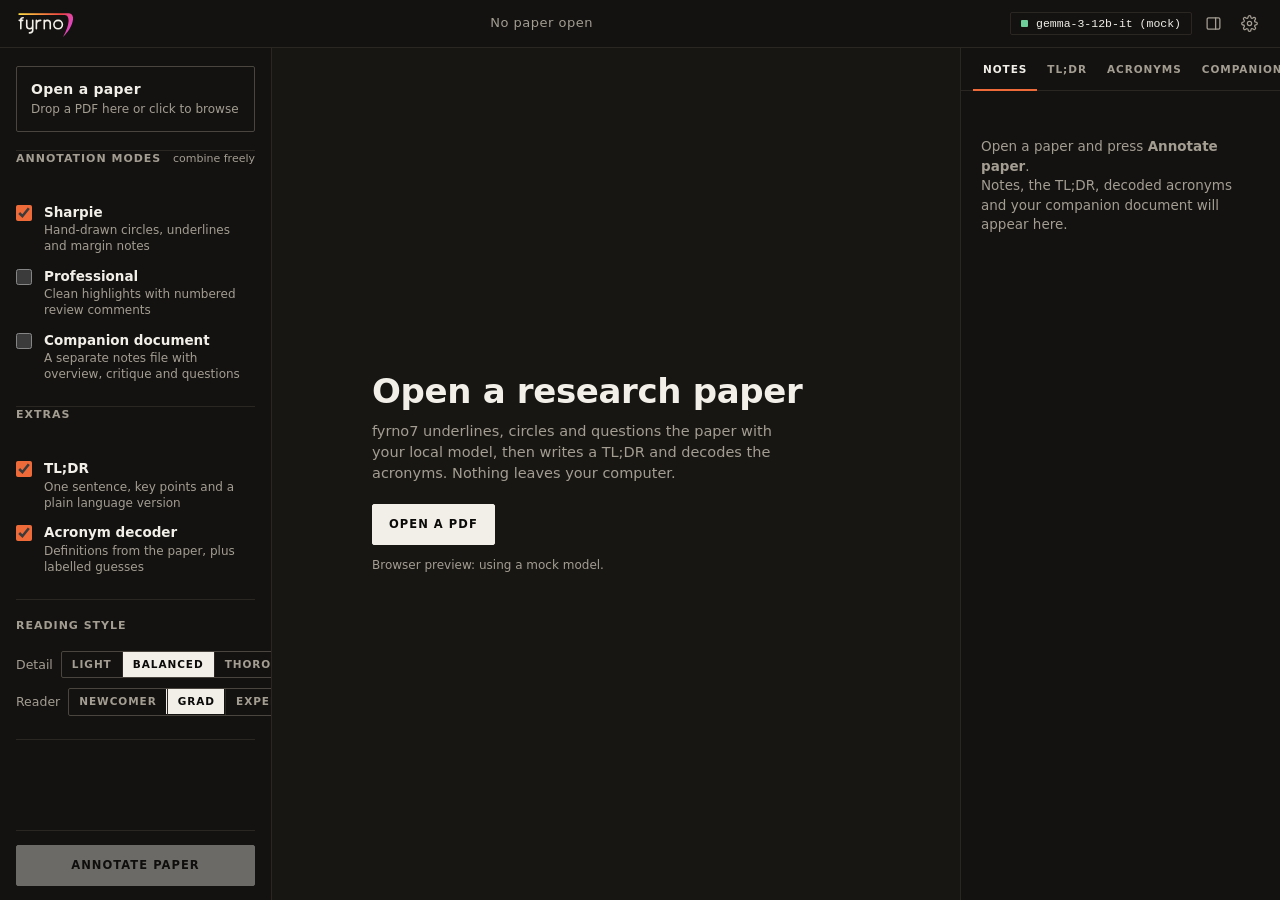
<file: ui/index.html>
<!doctype html>
<html lang="en">
<head>
  <meta charset="utf-8" />
  <meta name="viewport" content="width=device-width, initial-scale=1" />
  <title>fyrno7</title>
  <link rel="stylesheet" href="styles.css" />
</head>
<body>
<svg width="0" height="0" style="position:absolute" aria-hidden="true"><defs>
  <linearGradient id="f7g" gradientUnits="userSpaceOnUse" x1="0" y1="0" x2="360" y2="165"><stop offset="0" stop-color="#fde047"/><stop offset="0.34" stop-color="#fb923c"/><stop offset="0.68" stop-color="#ef4444"/><stop offset="1" stop-color="#d946ef"/></linearGradient>
  <symbol id="logo" viewBox="-8 -8 392 178">
      <g transform="translate(0 12)" fill="none" stroke="currentColor" stroke-width="11" stroke-linecap="round" stroke-linejoin="round">
        <path d="M17 94V32C17 23 23 18 33 18M6 36H30"/><path d="M57.5 36V73.5A20.5 20.5 0 0 0 98.5 73.5M98.5 36V104C98.5 116 90 122 76 122"/>
        <path d="M123.5 94V36M123.5 64C123.5 45 136 36.5 153 36.5"/><path d="M177.5 94V36M177.5 56.5A20.5 20.5 0 0 1 218.5 56.5V94"/>
        <circle cx="272.5" cy="65" r="29"/>
      </g>
      <path fill="url(#f7g)" stroke="none" d="M5.5 0H343.2C363.5 0 377.5 14 374.4 42C369.7 84 343.2 126 305.8 162C327.6 122 341.6 86 344 56C345.5 34 338.5 11 318.2 11H5.5A5.5 5.5 0 0 1 5.5 0Z"/>
    </symbol>
</defs></svg>
<div id="app">
  <div class="demo-bar" id="demoBar" hidden><b>Demo</b> A fictional sample paper with pre-written annotations. The desktop app writes these with your local model, and the progress steps here are simulated.</div>
  <header class="topbar" data-tauri-drag-region>
    <div class="brand">
      <svg class="wordmark" viewBox="-8 -8 392 178" aria-label="fyrno7"><use href="#logo"/></svg>
    </div>
    <div class="doc-title" id="docTitle">No paper open</div>
    <div class="top-actions">
      <button class="pill" id="connPill" title="Local model connection"><span class="dot" id="connDot"></span><span id="connText">Not connected</span></button>
      <button class="icon-btn" id="btnTogglePanel" title="Toggle side panel"><svg viewBox="0 0 24 24"><rect x="3" y="4" width="18" height="16" rx="2"/><path d="M15 4v16"/></svg></button>
      <button class="icon-btn" id="btnSettings" title="Settings"><svg viewBox="0 0 24 24"><circle cx="12" cy="12" r="3"/><path d="M19.4 15a1.7 1.7 0 0 0 .3 1.8l.1.1a2 2 0 1 1-2.8 2.8l-.1-.1a1.7 1.7 0 0 0-1.8-.3 1.7 1.7 0 0 0-1 1.5V21a2 2 0 1 1-4 0v-.1a1.7 1.7 0 0 0-1.1-1.5 1.7 1.7 0 0 0-1.8.3l-.1.1a2 2 0 1 1-2.8-2.8l.1-.1a1.7 1.7 0 0 0 .3-1.8 1.7 1.7 0 0 0-1.5-1H3a2 2 0 1 1 0-4h.1a1.7 1.7 0 0 0 1.5-1.1 1.7 1.7 0 0 0-.3-1.8l-.1-.1a2 2 0 1 1 2.8-2.8l.1.1a1.7 1.7 0 0 0 1.8.3H9a1.7 1.7 0 0 0 1-1.5V3a2 2 0 1 1 4 0v.1a1.7 1.7 0 0 0 1 1.5 1.7 1.7 0 0 0 1.8-.3l.1-.1a2 2 0 1 1 2.8 2.8l-.1.1a1.7 1.7 0 0 0-.3 1.8V9a1.7 1.7 0 0 0 1.5 1H21a2 2 0 1 1 0 4h-.1a1.7 1.7 0 0 0-1.5 1z"/></svg></button>
    </div>
    <div class="win-controls" id="winCtl" hidden>
      <button data-w="min" title="Minimize" aria-label="Minimize"><svg viewBox="0 0 12 12"><path d="M2 6h8"/></svg></button>
      <button data-w="max" title="Maximize" aria-label="Maximize"><svg class="i-max" viewBox="0 0 12 12"><rect x="2.5" y="2.5" width="7" height="7"/></svg><svg class="i-restore" viewBox="0 0 12 12"><path d="M4.5 4.5v-2h5v5h-2"/><rect x="2.5" y="4.5" width="5" height="5"/></svg></button>
      <button data-w="close" class="close" title="Close" aria-label="Close"><svg viewBox="0 0 12 12"><path d="M2.5 2.5l7 7M9.5 2.5l-7 7"/></svg></button>
    </div>
  </header>

  <div class="body">
    <!-- Left: controls -->
    <aside class="sidebar" id="sidebar">
      <section class="group" id="paperCard">
        <button class="drop" id="dropzone" type="button"><b>Open a paper</b><small>Drop a PDF here or click to browse</small></button>
        <div class="paper-meta" id="paperMeta" hidden></div>
      </section>

      <fieldset class="group">
        <legend>Annotation modes <small>combine freely</small></legend>
        <label class="opt"><input type="checkbox" id="modeSharpie" checked /><span><b>Sharpie</b><small>Hand-drawn circles, underlines and margin notes</small></span></label>
        <label class="opt"><input type="checkbox" id="modePro" /><span><b>Professional</b><small>Clean highlights with numbered review comments</small></span></label>
        <label class="opt"><input type="checkbox" id="modeCompanion" /><span><b>Companion document</b><small>A separate notes file with overview, critique and questions</small></span></label>
      </fieldset>

      <fieldset class="group">
        <legend>Extras</legend>
        <label class="opt"><input type="checkbox" id="optTldr" checked /><span><b>TL;DR</b><small>One sentence, key points and a plain language version</small></span></label>
        <label class="opt"><input type="checkbox" id="optAcr" checked /><span><b>Acronym decoder</b><small>Definitions from the paper, plus labelled guesses</small></span></label>
      </fieldset>

      <section class="group">
        <h3>Reading style</h3>
        <div class="field"><span>Detail</span>
          <div class="seg" id="segDensity"><button data-v="light">Light</button><button data-v="balanced" class="on">Balanced</button><button data-v="thorough">Thorough</button></div></div>
        <div class="field"><span>Reader</span>
          <div class="seg" id="segLevel"><button data-v="undergrad">Newcomer</button><button data-v="grad" class="on">Grad</button><button data-v="expert">Expert</button></div></div>
      </section>

      <div class="run">
        <button class="primary" id="btnAnalyze" disabled>Annotate paper</button>
        <button class="ghost" id="btnCancel" hidden>Cancel</button>
        <div class="progress" id="progress" hidden>
          <div class="prow"><b id="progPct">0.000%</b><span id="progEta">estimating…</span></div>
          <div class="bar"><i id="barFill"></i></div><small id="progText"></small></div>
      </div>
    </aside>

    <!-- Center: viewer -->
    <main class="viewer-col">
      <div class="toolbar" id="toolbar" hidden>
        <div class="seg" id="segStyle">
          <button data-v="sharpie" class="on">Sharpie</button>
          <button data-v="pro">Professional</button>
        </div>
        <label class="chip-toggle"><input type="checkbox" id="chkAnn" checked /><span>Annotations</span></label>
        <label class="chip-toggle"><input type="checkbox" id="chkAcr" /><span>Acronyms</span></label>
        <span class="spacer"></span>
        <div class="zoom">
          <button class="icon-btn" id="zoomOut" title="Zoom out"><svg viewBox="0 0 24 24"><path d="M5 12h14"/></svg></button>
          <span id="zoomLbl">100%</span>
          <button class="icon-btn" id="zoomIn" title="Zoom in"><svg viewBox="0 0 24 24"><path d="M12 5v14M5 12h14"/></svg></button>
        </div>
        <span id="pageInd" class="page-ind"></span>
        <div class="menu-wrap">
          <button class="btn" id="btnExport">Export <svg viewBox="0 0 24 24" width="14" height="14"><path d="m6 9 6 6 6-6"/></svg></button>
          <div class="menu" id="exportMenu" hidden>
            <button data-x="pdf" id="xPdf">Summary PDF (TL;DR, acronyms, annotations)</button>
            <button data-x="print">Annotated PDF (print dialog)</button>
            <button data-x="md" id="xMd">Companion as Markdown</button>
            <button data-x="html" id="xHtml">Companion as HTML</button>
            <button data-x="json">Annotations as JSON</button>
          </div>
        </div>
      </div>
      <div class="viewer" id="viewer">
        <div class="empty" id="emptyState">
          <h2>Open a research paper</h2>
          <p>fyrno7 underlines, circles and questions the paper with your local model, then writes a TL;DR and decodes the acronyms. Nothing leaves your computer.</p>
          <button class="primary" id="btnOpenBig">Open a PDF</button>
          <small id="emptyHint"></small>
        </div>
        <div id="pages"></div>
      </div>
    </main>

    <!-- Right: results -->
    <aside class="panel" id="panel">
      <nav class="tabs" id="tabs">
        <button data-tab="notes" class="on">Notes</button>
        <button data-tab="tldr">TL;DR</button>
        <button data-tab="acr">Acronyms</button>
        <button data-tab="doc">Companion</button>
      </nav>
      <div class="tab-body" id="tabBody"></div>
    </aside>
  </div>
</div>

<!-- Settings -->
<div class="modal" id="settingsModal" hidden>
  <div class="dialog">
    <header><h2>Local model settings</h2><button class="icon-btn" id="closeSettings"><svg viewBox="0 0 24 24"><path d="M6 6l12 12M18 6 6 18"/></svg></button></header>
    <div class="dlg-body">
      <label class="fld"><span>Appearance</span>
        <select id="sTheme"><option value="dark">Dark</option><option value="light">Light</option><option value="system">Match system</option></select></label>
      <div class="presets">
        <span>Quick setup</span>
        <button class="btn" data-preset="lmstudio">LM Studio</button>
        <button class="btn" data-preset="ollama">Ollama</button>
      </div>
      <label class="fld"><span>Server address</span><input id="sBase" placeholder="http://localhost:1234" /></label>
      <label class="fld"><span>Model</span>
        <div class="row"><select id="sModel"></select><button class="btn" id="btnRefresh">Detect models</button></div></label>
      <label class="fld"><span>API key <i>(usually empty for local servers)</i></span><input id="sKey" type="password" placeholder="optional" /></label>
      <div class="grid3">
        <label class="fld"><span>Creativity</span><input id="sTemp" type="number" step="0.1" min="0" max="1.5" /></label>
        <label class="fld"><span>Chunk size <i>(chars)</i></span><input id="sChunk" type="number" step="500" min="2000" max="60000" /></label>
        <label class="fld"><span>Max reply tokens</span><input id="sTokens" type="number" step="256" min="512" max="16000" /></label>
      </div>
      <div class="status-line" id="sStatus"></div>
      <details class="help" open>
        <summary>How to run Gemma locally</summary>
        <ol>
          <li><b>LM Studio</b> (easiest): install from lmstudio.ai, search for <code>gemma 3</code> (12B or 27B recommended, 4B works for quick drafts) and download it.</li>
          <li>Open the <b>Developer</b> tab, load the model, set <b>Context length ≥ 8192</b>, and switch <b>Status: Running</b>. The server listens on <code>http://localhost:1234</code>.</li>
          <li><b>Ollama</b> alternative: run <code>ollama pull gemma3</code> then keep Ollama running. Use <code>http://localhost:11434</code>.</li>
          <li>Press <b>Detect models</b>, pick your Gemma model, and you are ready.</li>
        </ol>
        <p>Any OpenAI-compatible local server works (llama.cpp <code>llama-server</code>, Jan, KoboldCpp, vLLM).</p>
      </details>
    </div>
    <footer><button class="btn" id="btnTest">Test connection</button><button class="primary" id="btnSaveSettings">Save</button></footer>
  </div>
</div>

<div class="toasts" id="toasts"></div>
<script type="module" src="chrome.js"></script>
<script type="module" src="app.js"></script>
</body>
</html>
</file>
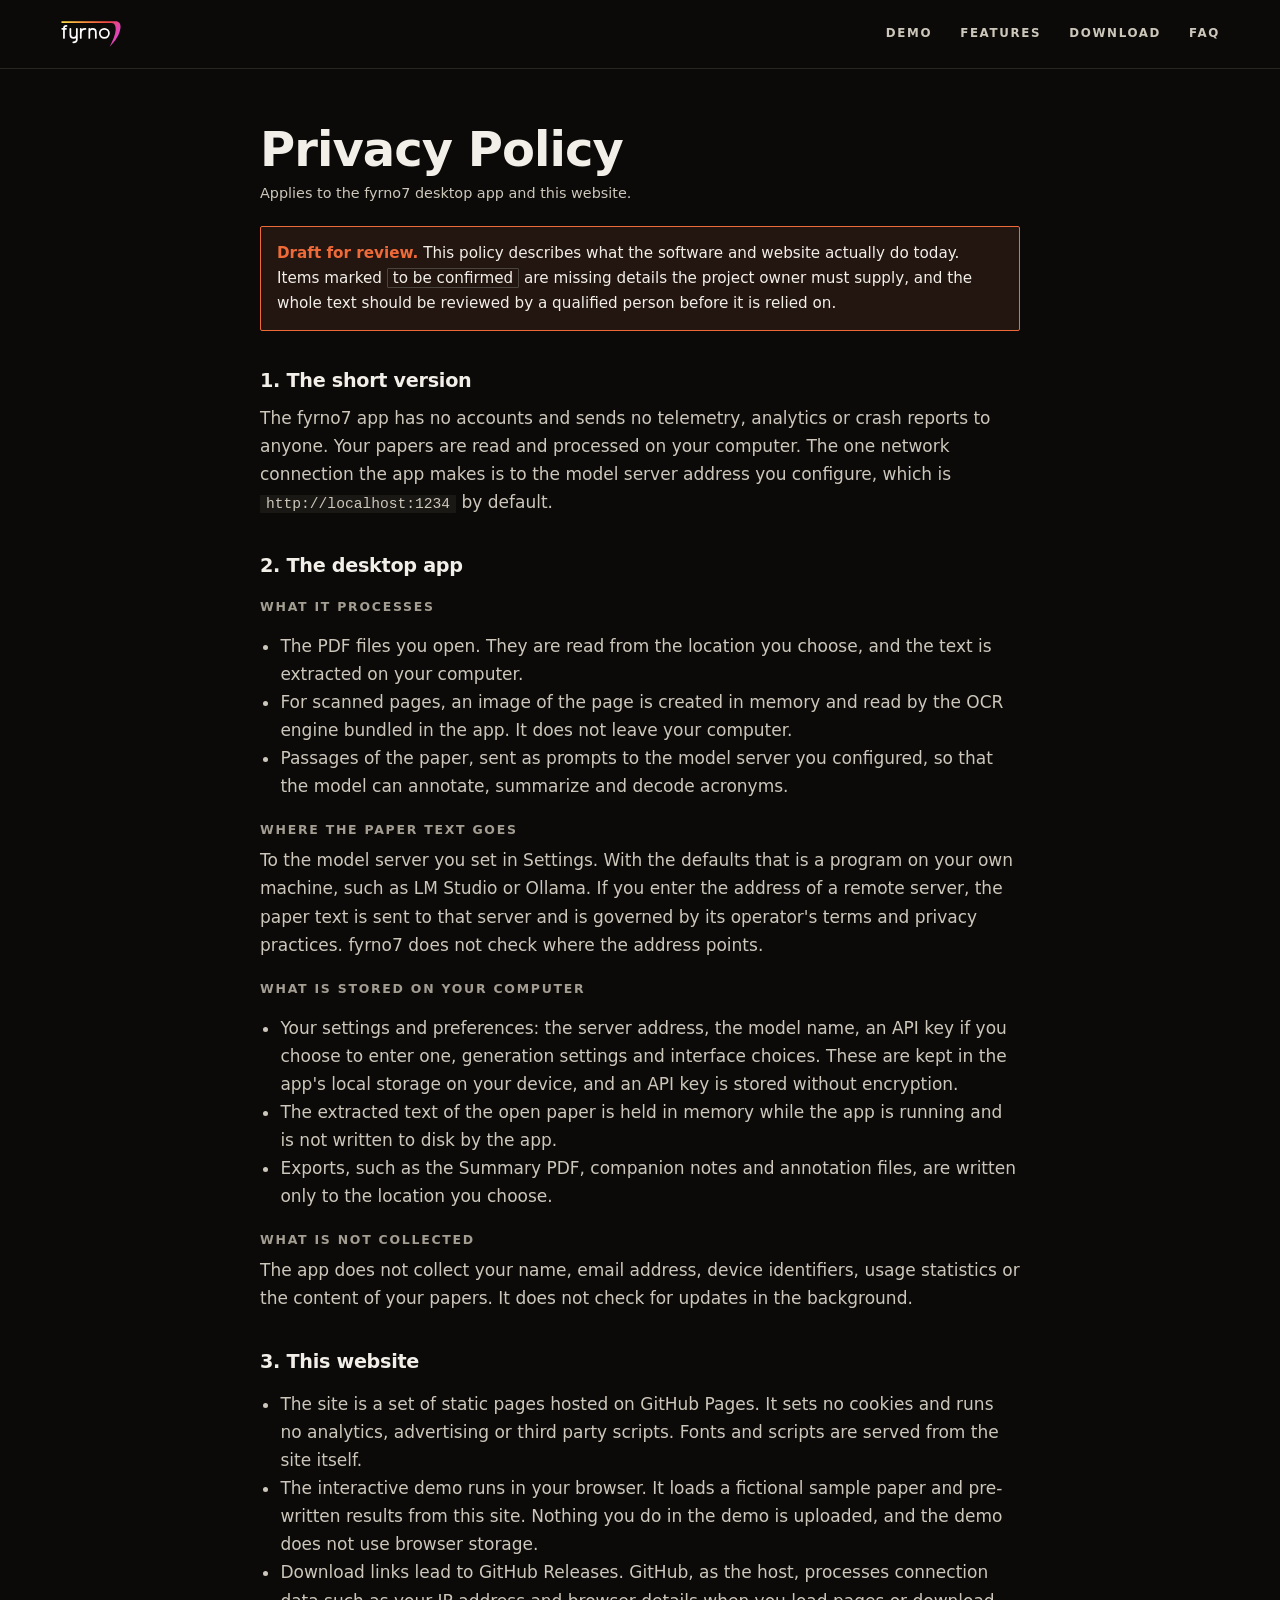
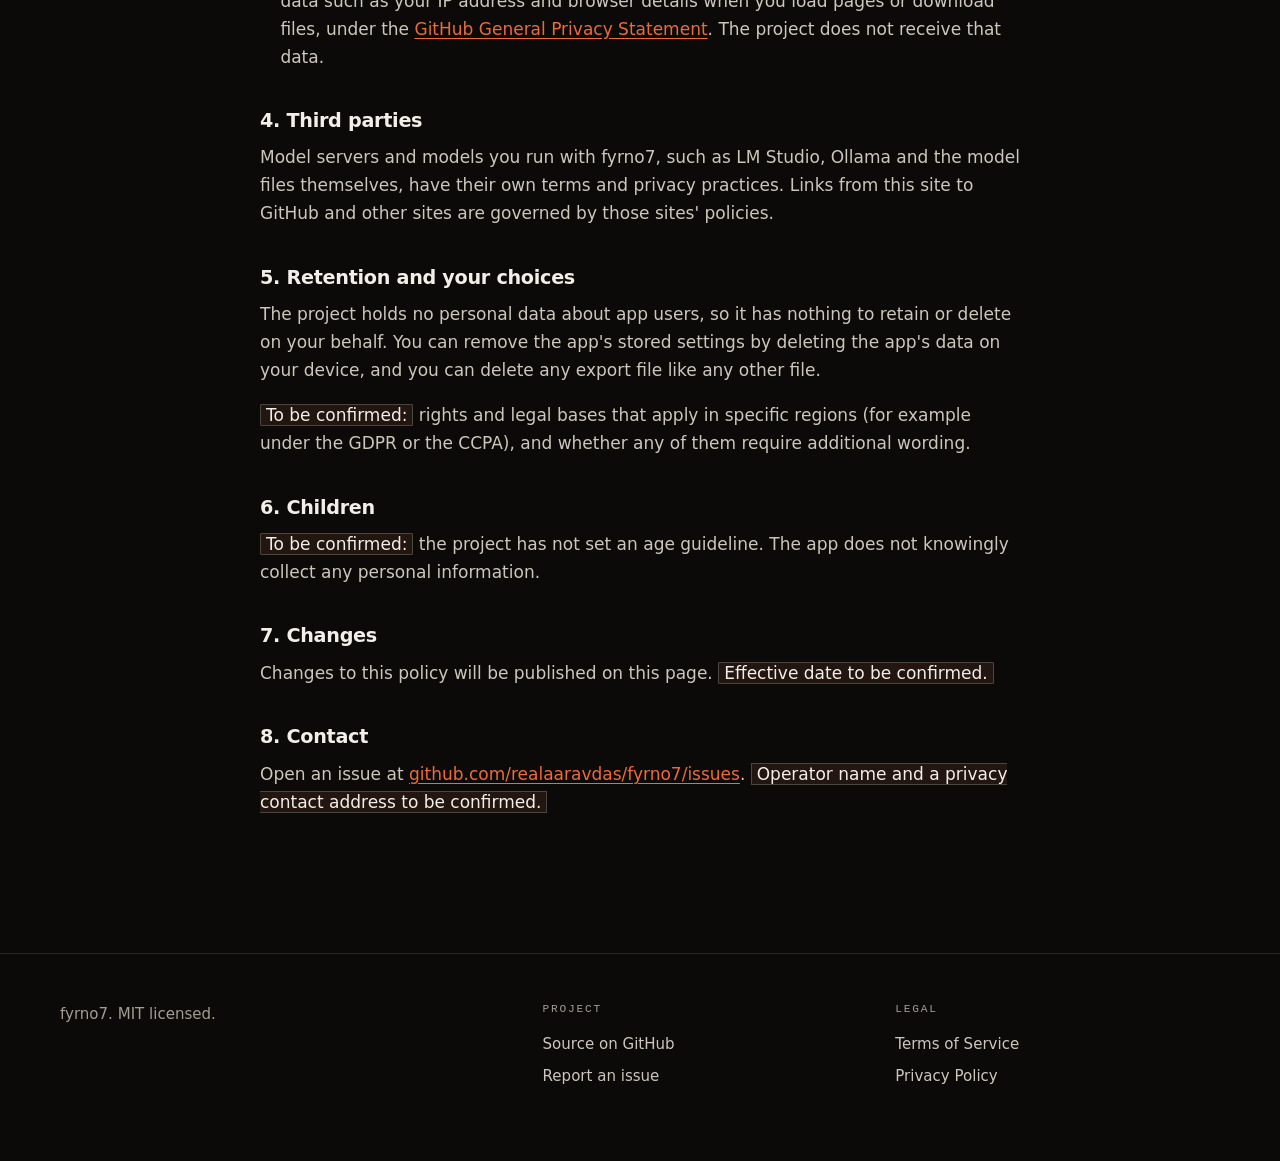
<file: site/privacy.html>
<!doctype html>
<html lang="en">
<head>
  <meta charset="utf-8" />
  <meta name="viewport" content="width=device-width, initial-scale=1" />
  <title>Privacy Policy (draft) | fyrno7</title>
  <meta name="robots" content="noindex" />
  <meta name="theme-color" content="#0b0a09" />
  <link rel="icon" href="favicon.svg" type="image/svg+xml" />
  <link rel="stylesheet" href="style.css" />
</head>
<body>
<a class="skip" href="#main">Skip to content</a>
<header class="site-header">
  <div class="wrap header-in">
    <a class="brand" href="./" aria-label="fyrno7 home"><img src="assets/logo-light.svg" alt="fyrno7" style="height:100%;width:auto;display:block" /></a>
    <nav class="nav static" aria-label="Main">
      <a href="./#demo">Demo</a><a href="./#features">Features</a><a href="./#download">Download</a><a href="./#faq">FAQ</a>
    </nav>
  </div>
</header>

<main id="main" class="legal">
  <div class="wrap">
    <h1>Privacy Policy</h1>
    <p class="fine">Applies to the fyrno7 desktop app and this website.</p>
    <div class="draft"><strong>Draft for review.</strong> This policy describes what the software and website actually do today. Items marked <span class="todo">to be confirmed</span> are missing details the project owner must supply, and the whole text should be reviewed by a qualified person before it is relied on.</div>

    <h2>1. The short version</h2>
    <p>The fyrno7 app has no accounts and sends no telemetry, analytics or crash reports to anyone. Your papers are read and processed on your computer. The one network connection the app makes is to the model server address you configure, which is <code>http://localhost:1234</code> by default.</p>

    <h2>2. The desktop app</h2>
    <h3>What it processes</h3>
    <ul>
      <li>The PDF files you open. They are read from the location you choose, and the text is extracted on your computer.</li>
      <li>For scanned pages, an image of the page is created in memory and read by the OCR engine bundled in the app. It does not leave your computer.</li>
      <li>Passages of the paper, sent as prompts to the model server you configured, so that the model can annotate, summarize and decode acronyms.</li>
    </ul>
    <h3>Where the paper text goes</h3>
    <p>To the model server you set in Settings. With the defaults that is a program on your own machine, such as LM Studio or Ollama. If you enter the address of a remote server, the paper text is sent to that server and is governed by its operator's terms and privacy practices. fyrno7 does not check where the address points.</p>
    <h3>What is stored on your computer</h3>
    <ul>
      <li>Your settings and preferences: the server address, the model name, an API key if you choose to enter one, generation settings and interface choices. These are kept in the app's local storage on your device, and an API key is stored without encryption.</li>
      <li>The extracted text of the open paper is held in memory while the app is running and is not written to disk by the app.</li>
      <li>Exports, such as the Summary PDF, companion notes and annotation files, are written only to the location you choose.</li>
    </ul>
    <h3>What is not collected</h3>
    <p>The app does not collect your name, email address, device identifiers, usage statistics or the content of your papers. It does not check for updates in the background.</p>

    <h2>3. This website</h2>
    <ul>
      <li>The site is a set of static pages hosted on GitHub Pages. It sets no cookies and runs no analytics, advertising or third party scripts. Fonts and scripts are served from the site itself.</li>
      <li>The interactive demo runs in your browser. It loads a fictional sample paper and pre-written results from this site. Nothing you do in the demo is uploaded, and the demo does not use browser storage.</li>
      <li>Download links lead to GitHub Releases. GitHub, as the host, processes connection data such as your IP address and browser details when you load pages or download files, under the <a href="https://docs.github.com/site-policy/privacy-policies/github-general-privacy-statement" rel="noopener">GitHub General Privacy Statement</a>. The project does not receive that data.</li>
    </ul>

    <h2>4. Third parties</h2>
    <p>Model servers and models you run with fyrno7, such as LM Studio, Ollama and the model files themselves, have their own terms and privacy practices. Links from this site to GitHub and other sites are governed by those sites' policies.</p>

    <h2>5. Retention and your choices</h2>
    <p>The project holds no personal data about app users, so it has nothing to retain or delete on your behalf. You can remove the app's stored settings by deleting the app's data on your device, and you can delete any export file like any other file.</p>
    <p><span class="todo">To be confirmed:</span> rights and legal bases that apply in specific regions (for example under the GDPR or the CCPA), and whether any of them require additional wording.</p>

    <h2>6. Children</h2>
    <p><span class="todo">To be confirmed:</span> the project has not set an age guideline. The app does not knowingly collect any personal information.</p>

    <h2>7. Changes</h2>
    <p>Changes to this policy will be published on this page. <span class="todo">Effective date to be confirmed.</span></p>

    <h2>8. Contact</h2>
    <p>Open an issue at <a href="https://github.com/realaaravdas/fyrno7/issues" rel="noopener">github.com/realaaravdas/fyrno7/issues</a>. <span class="todo">Operator name and a privacy contact address to be confirmed.</span></p>
  </div>
</main>

<footer class="site-footer">
  <div class="wrap footer-in">
    <div><p>fyrno7. MIT licensed.</p></div>
    <div><h2>Project</h2><ul><li><a href="https://github.com/realaaravdas/fyrno7" rel="noopener">Source on GitHub</a></li><li><a href="https://github.com/realaaravdas/fyrno7/issues" rel="noopener">Report an issue</a></li></ul></div>
    <div><h2>Legal</h2><ul><li><a href="terms.html">Terms of Service</a></li><li><a href="privacy.html">Privacy Policy</a></li></ul></div>
  </div>
</footer>
</body>
</html>
</file>
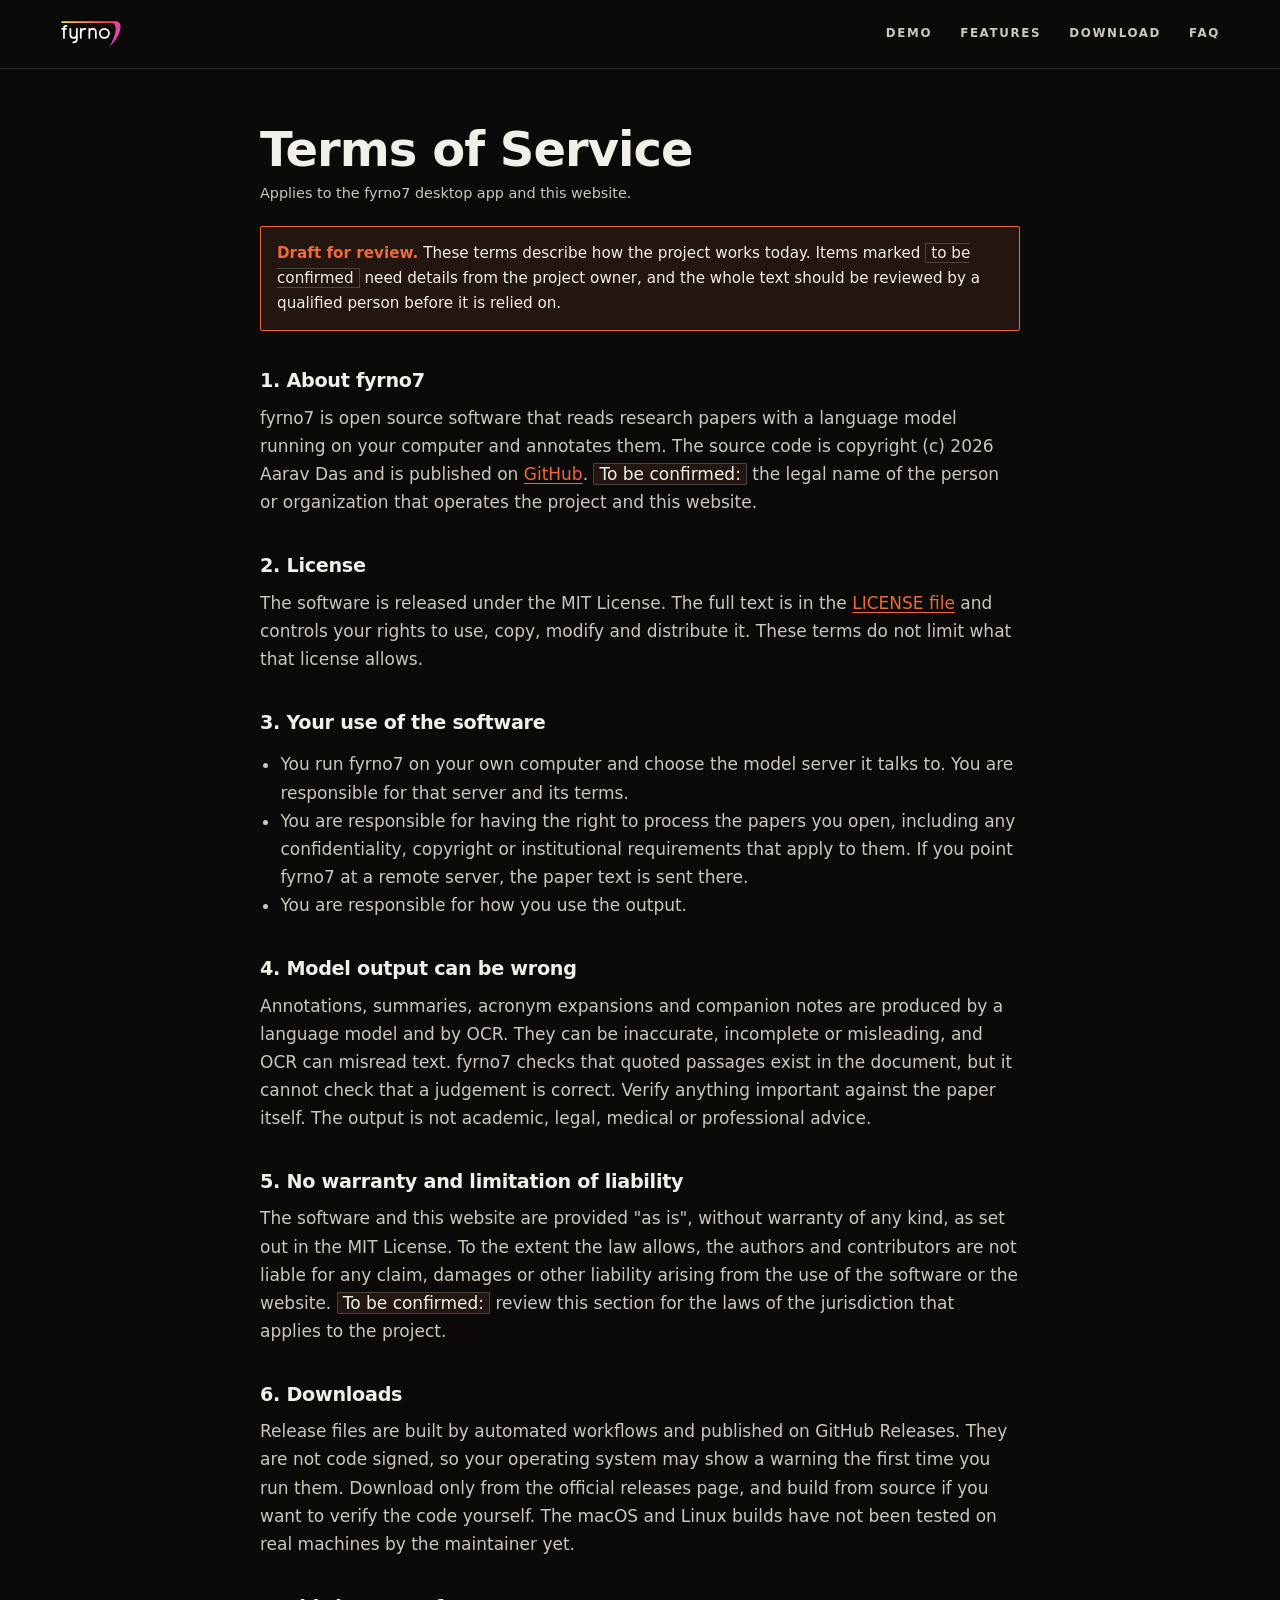
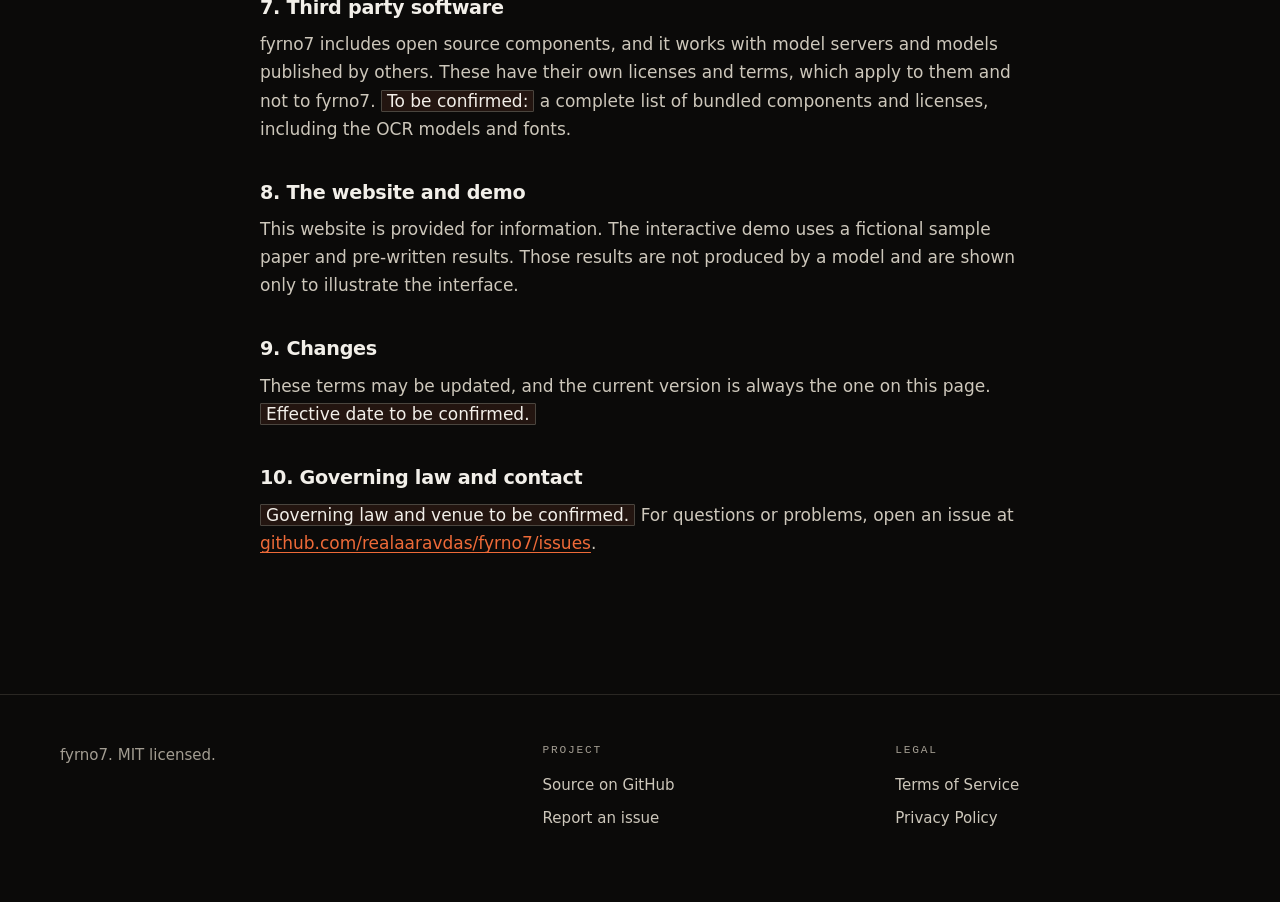
<file: site/terms.html>
<!doctype html>
<html lang="en">
<head>
  <meta charset="utf-8" />
  <meta name="viewport" content="width=device-width, initial-scale=1" />
  <title>Terms of Service (draft) | fyrno7</title>
  <meta name="robots" content="noindex" />
  <meta name="theme-color" content="#0b0a09" />
  <link rel="icon" href="favicon.svg" type="image/svg+xml" />
  <link rel="stylesheet" href="style.css" />
</head>
<body>
<a class="skip" href="#main">Skip to content</a>
<header class="site-header">
  <div class="wrap header-in">
    <a class="brand" href="./" aria-label="fyrno7 home"><img src="assets/logo-light.svg" alt="fyrno7" style="height:100%;width:auto;display:block" /></a>
    <nav class="nav static" aria-label="Main">
      <a href="./#demo">Demo</a><a href="./#features">Features</a><a href="./#download">Download</a><a href="./#faq">FAQ</a>
    </nav>
  </div>
</header>

<main id="main" class="legal">
  <div class="wrap">
    <h1>Terms of Service</h1>
    <p class="fine">Applies to the fyrno7 desktop app and this website.</p>
    <div class="draft"><strong>Draft for review.</strong> These terms describe how the project works today. Items marked <span class="todo">to be confirmed</span> need details from the project owner, and the whole text should be reviewed by a qualified person before it is relied on.</div>

    <h2>1. About fyrno7</h2>
    <p>fyrno7 is open source software that reads research papers with a language model running on your computer and annotates them. The source code is copyright (c) 2026 Aarav Das and is published on <a href="https://github.com/realaaravdas/fyrno7" rel="noopener">GitHub</a>. <span class="todo">To be confirmed:</span> the legal name of the person or organization that operates the project and this website.</p>

    <h2>2. License</h2>
    <p>The software is released under the MIT License. The full text is in the <a href="https://github.com/realaaravdas/fyrno7/blob/master/LICENSE" rel="noopener">LICENSE file</a> and controls your rights to use, copy, modify and distribute it. These terms do not limit what that license allows.</p>

    <h2>3. Your use of the software</h2>
    <ul>
      <li>You run fyrno7 on your own computer and choose the model server it talks to. You are responsible for that server and its terms.</li>
      <li>You are responsible for having the right to process the papers you open, including any confidentiality, copyright or institutional requirements that apply to them. If you point fyrno7 at a remote server, the paper text is sent there.</li>
      <li>You are responsible for how you use the output.</li>
    </ul>

    <h2>4. Model output can be wrong</h2>
    <p>Annotations, summaries, acronym expansions and companion notes are produced by a language model and by OCR. They can be inaccurate, incomplete or misleading, and OCR can misread text. fyrno7 checks that quoted passages exist in the document, but it cannot check that a judgement is correct. Verify anything important against the paper itself. The output is not academic, legal, medical or professional advice.</p>

    <h2>5. No warranty and limitation of liability</h2>
    <p>The software and this website are provided "as is", without warranty of any kind, as set out in the MIT License. To the extent the law allows, the authors and contributors are not liable for any claim, damages or other liability arising from the use of the software or the website. <span class="todo">To be confirmed:</span> review this section for the laws of the jurisdiction that applies to the project.</p>

    <h2>6. Downloads</h2>
    <p>Release files are built by automated workflows and published on GitHub Releases. They are not code signed, so your operating system may show a warning the first time you run them. Download only from the official releases page, and build from source if you want to verify the code yourself. The macOS and Linux builds have not been tested on real machines by the maintainer yet.</p>

    <h2>7. Third party software</h2>
    <p>fyrno7 includes open source components, and it works with model servers and models published by others. These have their own licenses and terms, which apply to them and not to fyrno7. <span class="todo">To be confirmed:</span> a complete list of bundled components and licenses, including the OCR models and fonts.</p>

    <h2>8. The website and demo</h2>
    <p>This website is provided for information. The interactive demo uses a fictional sample paper and pre-written results. Those results are not produced by a model and are shown only to illustrate the interface.</p>

    <h2>9. Changes</h2>
    <p>These terms may be updated, and the current version is always the one on this page. <span class="todo">Effective date to be confirmed.</span></p>

    <h2>10. Governing law and contact</h2>
    <p><span class="todo">Governing law and venue to be confirmed.</span> For questions or problems, open an issue at <a href="https://github.com/realaaravdas/fyrno7/issues" rel="noopener">github.com/realaaravdas/fyrno7/issues</a>.</p>
  </div>
</main>

<footer class="site-footer">
  <div class="wrap footer-in">
    <div><p>fyrno7. MIT licensed.</p></div>
    <div><h2>Project</h2><ul><li><a href="https://github.com/realaaravdas/fyrno7" rel="noopener">Source on GitHub</a></li><li><a href="https://github.com/realaaravdas/fyrno7/issues" rel="noopener">Report an issue</a></li></ul></div>
    <div><h2>Legal</h2><ul><li><a href="terms.html">Terms of Service</a></li><li><a href="privacy.html">Privacy Policy</a></li></ul></div>
  </div>
</footer>
</body>
</html>
</file>
<file: ui/styles.css>
@font-face { font-family: "Caveat"; src: url("fonts/caveat.woff2") format("woff2"); font-weight: 400 700; }
@font-face { font-family: "Permanent Marker"; src: url("fonts/marker.woff2") format("woff2"); }

/* Tokens. Dark is the default; the light theme mirrors it. Same values as the website. */
:root, :root[data-theme="dark"] {
  --bg: #0b0a09;          /* window */
  --panel: #131210;       /* bars and sidebars */
  --panel2: #1c1a17;      /* hover, sunken */
  --border: #2a2723;
  --border-strong: #4a453e;
  --text: #f2efe9;
  --muted: #a39d92;
  --accent: #ee6a38;
  --accent-hover: #ff8456;
  --accent-ink: #0b0a09;
  --accent-soft: #2a1812;
  --desk: #181613;        /* behind the page */
  --danger: #ff8f80;
  --ok: #6fcf9a;
  --warn: #e8b05a;
  color-scheme: dark;
}
:root[data-theme="light"] {
  --bg: #f4efe6; --panel: #faf7f1; --panel2: #ebe5d8; --border: #d9d0bf; --border-strong: #1f1c18;
  --text: #1f1c18; --muted: #5f574c; --accent: #a63d18; --accent-hover: #8a3112; --accent-ink: #fbf8f3; --accent-soft: #f0ddd2;
  --desk: #dcd4c4; --danger: #b42318; --ok: #1d6b45; --warn: #9a5b0b;
  color-scheme: light;
}
:root {
  --radius: 2px;
  /* DIN-style display face where the system has one (Windows: Bahnschrift, macOS: DIN Alternate) */
  --display: Bahnschrift, "DIN Alternate", "DIN 1451 Std", "Avenir Next", "Segoe UI Variable Display", "Segoe UI", system-ui, sans-serif;
  --font: "Segoe UI Variable Text", "Segoe UI", system-ui, -apple-system, "Helvetica Neue", Arial, sans-serif;
  --quote: Charter, "Bitstream Charter", "Sitka Text", Cambria, Georgia, serif;
  --mono: ui-monospace, "Cascadia Code", "SF Mono", Consolas, Menlo, monospace;
  --hand: "Caveat", "Ink Free", "Segoe Print", "Bradley Hand", cursive;
  --marker: "Permanent Marker", "Ink Free", "Marker Felt", cursive;
  /* the paper the annotations are written on, fixed in both themes */
  --paper: #fffdf9; --paper-line: #e4ddcf; --paper-ink: #1f1c18; --paper-muted: #5f574c;
}
* { box-sizing: border-box; }
html, body { height: 100%; margin: 0; }
body { font: 13.5px/1.45 var(--font); color: var(--text); background: var(--bg); overflow: hidden; -webkit-font-smoothing: antialiased; }
svg { fill: none; stroke: currentColor; stroke-width: 1.8; stroke-linecap: round; stroke-linejoin: round; }
button { font: inherit; color: inherit; cursor: pointer; }
small { color: var(--muted); font-size: 12px; }
h2, h3, h4 { margin: 0; font-family: var(--display); font-weight: 600; }
code { font-family: var(--mono); background: var(--panel2); border-radius: 1px; padding: 0 5px; font-size: 12px; }
:focus-visible { outline: 2px solid var(--text); outline-offset: 2px; }
[hidden] { display: none !important; }
#app { height: 100vh; display: flex; flex-direction: column; }

/* small caps labels used across the interface */
.label, .group > h3, .group > legend, .tabs button, .seg button, .btn, .ghost, .primary, .tldr-sec h4 { font-family: var(--display); text-transform: uppercase; letter-spacing: .09em; }

/* top bar */
.topbar { height: 48px; flex: none; display: flex; align-items: center; gap: 16px; padding: 0 16px; background: var(--panel); border-bottom: 1px solid var(--border); }
.brand { display: flex; align-items: center; }
.brand .wordmark { height: 26px; width: auto; stroke: none; color: var(--text); display: block; }
.doc-title { flex: 1; text-align: center; font-family: var(--display); font-size: 13px; letter-spacing: .04em; color: var(--muted); white-space: nowrap; overflow: hidden; text-overflow: ellipsis; }
.top-actions { display: flex; align-items: center; gap: 6px; }
.icon-btn { width: 30px; height: 30px; display: grid; place-items: center; border-radius: var(--radius); border: 0; background: transparent; color: var(--muted); }
.icon-btn:hover { background: var(--panel2); color: var(--text); }
.icon-btn svg { width: 17px; height: 17px; }
.pill { display: flex; align-items: center; gap: 8px; padding: 4px 10px; border-radius: var(--radius); background: transparent; border: 1px solid var(--border); max-width: 280px; font: 11.5px var(--mono); }
.pill:hover { background: var(--panel2); }
.pill #connText { overflow: hidden; text-overflow: ellipsis; white-space: nowrap; }
.dot { width: 7px; height: 7px; border-radius: 1px; background: var(--muted); flex: none; }
.dot.ok { background: var(--ok); }
.dot.bad { background: var(--danger); }

.body { flex: 1; min-height: 0; display: flex; }

/* sidebar: flat sections separated by hairlines */
.sidebar { width: 272px; flex: none; overflow-y: auto; padding: 0 16px; display: flex; flex-direction: column; background: var(--panel); border-right: 1px solid var(--border); }
.group { padding: 18px 0; border: 0; border-bottom: 1px solid var(--border); margin: 0; min-width: 0; }
.group > h3, .group > legend { font-size: 11px; font-weight: 600; color: var(--muted); padding: 0; margin: 0 0 12px; float: none; width: 100%; display: flex; justify-content: space-between; align-items: baseline; }
.group > h3 small, .group > legend small { font: 400 11px var(--font); text-transform: none; letter-spacing: 0; }
.drop { display: block; width: 100%; text-align: left; padding: 12px 14px; border: 1px solid var(--border-strong); border-radius: var(--radius); cursor: pointer; background: transparent; color: var(--text); }
.drop b { display: block; font-family: var(--display); font-weight: 600; font-size: 14px; letter-spacing: .02em; }
.drop small { display: block; margin-top: 2px; }
.drop:hover, .drop.over { border-color: var(--accent); background: var(--accent-soft); }
.paper-meta { margin-top: 14px; font-size: 12.5px; color: var(--muted); display: grid; gap: 2px; }
.paper-meta b { color: var(--text); font-family: var(--display); font-weight: 600; font-size: 14px; display: -webkit-box; -webkit-line-clamp: 2; -webkit-box-orient: vertical; overflow: hidden; }
.paper-meta .warn { color: var(--warn); }
.paper-meta .okmsg { color: var(--ok); }

.opt { display: grid; grid-template-columns: 18px 1fr; gap: 0 10px; align-items: start; padding: 6px 0; cursor: pointer; }
.opt input { margin: 2px 0 0; width: 16px; height: 16px; accent-color: var(--accent); cursor: pointer; }
.opt b { display: block; font-weight: 600; }
.opt small { display: block; line-height: 1.35; }

.field { display: flex; justify-content: space-between; align-items: center; gap: 8px; padding: 5px 0; }
.field > span { color: var(--muted); font-size: 12.5px; }
.seg { flex: none; display: inline-flex; border: 1px solid var(--border-strong); border-radius: var(--radius); overflow: hidden; }
.seg button { white-space: nowrap; border: 0; border-left: 1px solid var(--border); background: transparent; padding: 5px 10px; font-size: 10.5px; font-weight: 600; color: var(--muted); }
.seg button:first-child, .seg .slide + button { border-left: 0; }
.seg button:hover:not(.on):not(:disabled) { background: var(--panel2); color: var(--text); }
.seg button.on { background: var(--text); color: var(--bg); }
.seg.has-slide { position: relative; }
.seg.has-slide button { position: relative; z-index: 1; transition: color .18s; }
.seg.has-slide button.on { background: transparent; }
.seg.has-slide button:hover:not(.on):not(:disabled) { background: transparent; color: var(--text); }
.slide { position: absolute; left: 0; top: 0; pointer-events: none; will-change: transform, width; }
.slide-block > .slide { height: 100%; background: var(--text); z-index: 0; }
.slide-line > .slide { bottom: -1px; top: auto; height: 2px; background: var(--accent); }
.slide.ready { transition: transform .26s cubic-bezier(.3,.7,.2,1), width .26s cubic-bezier(.3,.7,.2,1), opacity .15s; }
.tabs.has-slide { position: relative; }
.tabs.has-slide button.on { border-bottom-color: transparent; }
.tabs button { transition: color .18s; }
@media (prefers-reduced-motion: reduce) { .slide.ready { transition: none; } }

/* custom window controls (desktop app only) */
.native .brand, .native .doc-title { pointer-events: none; }
.win-controls { display: flex; align-self: stretch; margin: 0 -16px 0 4px; }
.win-controls[hidden] { display: none; }
.win-controls button { width: 46px; border: 0; border-radius: 0; background: transparent; color: var(--muted); display: grid; place-items: center; transition: background .12s, color .12s; }
.win-controls button svg { width: 12px; height: 12px; fill: none; stroke: currentColor; stroke-width: 1; }
.win-controls button:hover { background: var(--panel2); color: var(--text); }
.win-controls button.close:hover { background: #c42b1c; color: #fff; }
.win-controls .i-restore, .win-controls .is-max .i-max { display: none; }
.win-controls .is-max .i-restore { display: block; }
.seg button:disabled { opacity: .35; cursor: not-allowed; }

.run { display: grid; gap: 8px; margin-top: auto; position: sticky; bottom: 0; padding: 14px 0; background: var(--panel); border-top: 1px solid var(--border); }
.primary { border: 1px solid var(--text); background: var(--text); color: var(--bg); font-size: 11.5px; font-weight: 600; padding: 11px 16px; border-radius: var(--radius); }
.primary:hover:not(:disabled) { background: var(--accent); border-color: var(--accent); color: var(--accent-ink); }
.primary:disabled { opacity: .4; cursor: not-allowed; }
.ghost, .btn { border: 1px solid var(--border-strong); background: transparent; padding: 6px 12px; border-radius: var(--radius); font-size: 11px; font-weight: 600; }
.ghost:hover, .btn:hover { border-color: var(--text); background: var(--panel2); }
.btn { display: inline-flex; align-items: center; gap: 6px; }
.btn svg { width: 13px; height: 13px; }
.progress .bar { height: 2px; background: var(--border); overflow: hidden; }
.progress .bar i { display: block; height: 100%; width: 0; background: var(--accent); transition: width .12s linear; }
.progress small { display: block; margin-top: 6px; }
.prow { display: flex; justify-content: space-between; align-items: baseline; margin-bottom: 8px; font-variant-numeric: tabular-nums; }
.prow b { font: 600 20px var(--display); letter-spacing: .02em; min-width: 100px; } .prow span { color: var(--muted); font: 11px var(--mono); }

/* viewer */
.viewer-col { flex: 1; min-width: 0; display: flex; flex-direction: column; }
.toolbar { flex: none; min-height: 44px; display: flex; flex-wrap: wrap; align-items: center; gap: 6px 14px; padding: 6px 14px; background: var(--panel); border-bottom: 1px solid var(--border); }
.spacer { flex: 1; }
.chip-toggle { white-space: nowrap; display: inline-flex; align-items: center; gap: 7px; font: 600 10.5px var(--display); text-transform: uppercase; letter-spacing: .09em; color: var(--muted); cursor: pointer; user-select: none; }
.chip-toggle input { margin: 0; width: 14px; height: 14px; accent-color: var(--accent); }
.zoom { display: flex; align-items: center; gap: 2px; } .zoom span { min-width: 44px; text-align: center; font: 11.5px var(--mono); color: var(--muted); cursor: pointer; }
.page-ind { color: var(--muted); font: 11.5px var(--mono); white-space: nowrap; text-align: right; }
.menu-wrap { position: relative; }
.menu { position: absolute; right: 0; top: 36px; z-index: 30; min-width: 260px; padding: 4px; background: var(--panel); border: 1px solid var(--border-strong); border-radius: var(--radius); }
.menu button { display: block; width: 100%; text-align: left; border: 0; background: transparent; padding: 8px 10px; border-radius: 1px; }
.menu button:hover:not(:disabled) { background: var(--panel2); }
.menu button:disabled { opacity: .4; cursor: not-allowed; }

.viewer { flex: 1; overflow: auto; background: var(--desk); position: relative; scroll-behavior: smooth; }
#pages { display: flex; flex-direction: column; align-items: center; gap: 28px; padding: 28px 24px 64px; width: max-content; min-width: 100%; }
.empty { position: absolute; inset: 0; display: flex; flex-direction: column; align-items: flex-start; justify-content: center; gap: 12px; padding: 24px clamp(24px, 8vw, 96px); max-width: 680px; margin: 0 auto; }
.empty h2 { font-size: clamp(24px, 3vw, 34px); line-height: 1.05; letter-spacing: -.01em; }
.empty p { max-width: 46ch; color: var(--muted); margin: 0 0 8px; font-size: 14.5px; }

/* the page and its margins form one sheet of paper, so handwritten notes are always on paper */
.page-wrap { position: relative; flex: none; background: var(--paper); box-shadow: 0 0 0 1px rgba(255,255,255,.05), 0 14px 40px rgba(0,0,0,.45); }
.sheet { position: absolute; top: 0; background: #fff; outline: 1px solid var(--paper-line); outline-offset: -1px; }
.sheet canvas { display: block; }
svg.ov { position: absolute; left: 0; top: 0; pointer-events: none; overflow: visible; }
svg.ov .hit { pointer-events: all; cursor: pointer; fill: transparent; stroke: none; }
svg.ov .ann-g rect, svg.ov .ann-g circle { stroke: none; }
.notes { position: absolute; left: 0; top: 0; width: 100%; height: 100%; pointer-events: none; }
.page-label { position: absolute; left: 50%; bottom: -22px; transform: translateX(-50%); font: 10.5px var(--mono); letter-spacing: .08em; text-transform: uppercase; color: var(--muted); }

/* sharpie notes (handwriting is the feature, so this stays hand-drawn) */
.note-s { position: absolute; pointer-events: auto; cursor: pointer; font-family: var(--hand); font-weight: 600; font-size: 21px; line-height: 1.05; color: #1d3fbf; transform-origin: left top; text-shadow: 0 0 1px currentColor; }
.note-s.red { color: #c0242b; } .note-s.green { color: #1d6b45; } .note-s.black { color: #1a1a1a; } .note-s.purple { color: #5a3d6b; } .note-s.orange { color: #b4531a; }
.note-s .mk { font-family: var(--marker); font-size: 19px; letter-spacing: .02em; display: block; margin-bottom: 1px; text-shadow: none; }
.note-s.sel, .note-s:hover { text-decoration: underline; text-decoration-thickness: 1px; text-underline-offset: 3px; }
svg.ov .sel { filter: drop-shadow(0 0 3px rgba(166,61,24,.8)); }

/* professional comments */
.note-p { position: absolute; pointer-events: auto; cursor: pointer; background: #fff; color: var(--paper-ink); border: 1px solid var(--paper-line); border-left: 3px solid var(--c, var(--accent)); border-radius: var(--radius); padding: 6px 9px 7px; font: 12px/1.4 var(--font); }
.note-p .hd { display: flex; align-items: center; gap: 6px; font: 600 10px var(--display); text-transform: uppercase; letter-spacing: .09em; color: var(--c, var(--accent)); margin-bottom: 2px; }
.note-p .hd .n { background: var(--c, var(--accent)); color: #fff; min-width: 16px; height: 16px; border-radius: 1px; display: grid; place-items: center; font-size: 10px; letter-spacing: 0; }
.note-p .hd .sev { margin-left: auto; color: var(--paper-muted); }
.note-p .hd .sev.major { color: #b42318; }
.note-p.sel, .note-p:hover { outline: 2px solid var(--c, var(--accent)); outline-offset: -1px; z-index: 5; }

/* right panel */
.panel { width: 320px; flex: none; display: flex; flex-direction: column; background: var(--panel); border-left: 1px solid var(--border); }
.panel.hidden { display: none; }
.tabs { display: flex; gap: 0; padding: 0 12px; border-bottom: 1px solid var(--border); }
.tabs button { border: 0; background: transparent; padding: 14px 10px 12px; color: var(--muted); border-bottom: 2px solid transparent; margin-bottom: -1px; font-size: 10.5px; font-weight: 600; }
.tabs button:hover { color: var(--text); }
.tabs button.on { color: var(--text); border-bottom-color: var(--accent); }
.tab-body { flex: 1; overflow-y: auto; padding: 18px 16px; }
.placeholder { color: var(--muted); padding: 28px 4px; }
.filters { display: flex; flex-wrap: wrap; gap: 6px; margin-bottom: 14px; }
.fchip { border: 1px solid var(--border); background: transparent; border-radius: 1px; padding: 2px 8px; font: 11px var(--mono); color: var(--muted); display: inline-flex; align-items: center; gap: 6px; }
.fchip i { width: 7px; height: 7px; border-radius: 1px; background: var(--c); }
.fchip.on { color: var(--text); border-color: var(--border-strong); }
.ann { border: 1px solid var(--border); border-left: 3px solid var(--c); border-radius: var(--radius); padding: 9px 11px; margin-bottom: 8px; cursor: pointer; background: transparent; }
.ann:hover, .ann.sel { background: var(--panel2); }
.ann.sel { border-color: var(--border-strong); border-left-color: var(--c); }
.ann .meta { display: flex; gap: 8px; align-items: center; font: 10.5px var(--mono); color: var(--muted); }
.ann .meta .cat { color: var(--c); font-family: var(--display); font-weight: 600; text-transform: uppercase; letter-spacing: .09em; }
.ann .meta .x { margin-left: auto; border: 0; background: transparent; color: var(--muted); padding: 0 4px; border-radius: 1px; opacity: 0; }
.ann:hover .x, .ann .x:focus-visible { opacity: 1; } .ann .x:hover { color: var(--danger); }
.ann q { display: block; font-family: var(--quote); font-style: italic; color: var(--muted); font-size: 12.5px; margin: 4px 0; quotes: "\201C" "\201D"; }
.ann p { margin: 0; }
.tldr-one { font: 600 19px/1.3 var(--display); letter-spacing: .005em; margin: 0 0 18px; }
.tldr-sec { margin-top: 20px; } .tldr-sec h4 { margin: 0 0 8px; font-size: 10.5px; color: var(--muted); }
.tldr-sec ul { margin: 0; padding-left: 18px; } .tldr-sec li { margin: 5px 0; }
.eli5 { background: var(--panel2); border-left: 2px solid var(--accent); padding: 10px 12px; }
.kw { display: flex; flex-wrap: wrap; gap: 6px; } .kw span { border: 1px solid var(--border); border-radius: 1px; padding: 1px 8px; font: 11px var(--mono); }
.acr-search { width: 100%; padding: 8px 10px; border-radius: var(--radius); border: 1px solid var(--border); background: var(--bg); color: var(--text); margin-bottom: 10px; font: inherit; }
.acr { display: grid; grid-template-columns: 74px 1fr; gap: 2px 10px; padding: 10px 0; border-bottom: 1px solid var(--border); }
.acr b { font-family: var(--mono); color: var(--accent); font-size: 13px; }
.acr .meta { grid-column: 2; font: 11px var(--mono); color: var(--muted); }
.tag { display: inline-block; font: 10px var(--mono); padding: 0 6px; border-radius: 1px; margin-left: 6px; border: 1px solid currentColor; }
.tag.paper { color: var(--ok); } .tag.inferred { color: var(--warn); } .tag.unknown { color: var(--muted); }
.doc-md { font-size: 13.5px; } .doc-md h1 { font-size: 21px; margin: 0 0 12px; line-height: 1.15; } .doc-md h2 { font-size: 11px; text-transform: uppercase; letter-spacing: .09em; color: var(--muted); margin: 22px 0 8px; padding-bottom: 6px; border-bottom: 1px solid var(--border); }
.doc-md h3 { font-size: 13.5px; margin: 12px 0 4px; } .doc-md p { margin: 6px 0; } .doc-md ul { padding-left: 18px; margin: 6px 0; } .doc-md li { margin: 3px 0; }
.doc-md blockquote { margin: 8px 0; padding: 8px 12px; border-left: 2px solid var(--accent); background: var(--panel2); }
.warnbox { background: var(--accent-soft); border: 1px solid var(--accent); border-radius: var(--radius); padding: 8px 10px; margin-bottom: 12px; font-size: 12.5px; }

/* settings dialog */
.modal { position: fixed; inset: 0; background: rgba(0,0,0,.6); display: grid; place-items: center; z-index: 50; }
.dialog { width: min(560px, 94vw); max-height: 92vh; display: flex; flex-direction: column; background: var(--panel); border-radius: var(--radius); border: 1px solid var(--border-strong); }
.dialog > header { display: flex; justify-content: space-between; align-items: center; padding: 12px 18px; border-bottom: 1px solid var(--border); }
.dialog > header h2 { font-size: 12px; text-transform: uppercase; letter-spacing: .1em; }
.dlg-body { padding: 16px 18px; overflow-y: auto; display: grid; gap: 14px; }
.dialog footer { display: flex; justify-content: flex-end; gap: 8px; padding: 12px 18px; border-top: 1px solid var(--border); }
.fld { display: grid; gap: 4px; } .fld > span { font: 600 10.5px var(--display); text-transform: uppercase; letter-spacing: .09em; color: var(--muted); } .fld i { font: 400 11px var(--font); font-style: normal; text-transform: none; letter-spacing: 0; }
.fld input, .fld select { padding: 8px 10px; border-radius: var(--radius); border: 1px solid var(--border); background: var(--bg); color: var(--text); font: inherit; min-width: 0; width: 100%; }
.fld input:focus, .fld select:focus, .acr-search:focus { outline: 2px solid var(--text); outline-offset: 0; border-color: var(--text); }
.row { display: flex; gap: 8px; } .row select { flex: 1; }
.grid3 { display: grid; grid-template-columns: repeat(3, 1fr); gap: 10px; }
.presets { display: flex; gap: 8px; align-items: center; } .presets span { font: 600 10.5px var(--display); text-transform: uppercase; letter-spacing: .09em; color: var(--muted); margin-right: auto; }
.status-line { min-height: 20px; font: 12px var(--mono); } .status-line.ok { color: var(--ok); } .status-line.bad { color: var(--danger); }
.help { border-top: 1px solid var(--border); padding-top: 10px; }
.help summary { cursor: pointer; font-weight: 600; padding: 4px 0; } .help ol { padding-left: 18px; margin: 6px 0; } .help li { margin: 5px 0; } .help p { color: var(--muted); margin: 6px 0; }

.toasts { position: fixed; bottom: 18px; left: 50%; transform: translateX(-50%); display: grid; gap: 8px; z-index: 80; }
.toast { background: var(--text); color: var(--bg); padding: 10px 16px; border-radius: var(--radius); max-width: 560px; }
.toast.err { background: #c43b2b; color: #fff; }
::-webkit-scrollbar { width: 12px; height: 12px; } ::-webkit-scrollbar-thumb { background: var(--border-strong); border: 3px solid transparent; background-clip: content-box; } ::-webkit-scrollbar-thumb:hover { background-color: var(--muted); } ::-webkit-scrollbar-corner { background: transparent; }

.demo-bar { flex: none; padding: 6px 16px; background: var(--accent-soft); border-bottom: 1px solid var(--border); font-size: 12px; color: var(--text); }
.demo-bar b { color: var(--accent); margin-right: 6px; font: 600 10.5px var(--display); text-transform: uppercase; letter-spacing: .1em; }

/* printing: only the annotated pages */
@media print {
  html, body { height: auto; overflow: visible; background: #fff; }
  .topbar, .sidebar, .panel, .toolbar, .toasts, .modal, .empty, .page-label, .demo-bar { display: none !important; }
  #app, .body, .viewer-col, .viewer { display: block; height: auto; overflow: visible; background: #fff; }
  #pages { display: block; padding: 0; width: auto; zoom: var(--print-zoom, 1); }
  .page-wrap { break-after: page; margin: 0 auto; box-shadow: none; }
  * { print-color-adjust: exact; -webkit-print-color-adjust: exact; }
}
@page { margin: 8mm; }
@media (max-width: 1500px) { .page-ind { display: none; } }
@media (prefers-reduced-motion: reduce) { .viewer { scroll-behavior: auto; } }
</file>
<file: site/style.css>
/* fyrno7 website. Design tokens first; everything below uses them. */
:root {
  /* colour: warm near-black, one ember accent */
  --bg: #0b0a09;
  --surface: #131210;
  --sunk: #1a1815;
  --ink: #f2efe9;
  --ink-2: #cdc7bb;
  --muted: #a39d92;
  --line: #2a2723;
  --line-strong: #4a453e;
  --accent: #ee6a38;
  --accent-hover: #ff8456;
  --accent-ink: #0b0a09;
  --accent-weak: #231510;

  /* type: DIN-style display where the system has one, system sans for text, mono for technical detail */
  --display: Bahnschrift, "DIN Alternate", "DIN 1451 Std", "Avenir Next", "Segoe UI Variable Display", "Segoe UI", system-ui, sans-serif;
  --sans: "Segoe UI Variable Text", "Segoe UI", system-ui, -apple-system, "Helvetica Neue", Arial, sans-serif;
  --mono: ui-monospace, "Cascadia Code", "SF Mono", Consolas, Menlo, monospace;

  /* shape and space */
  --radius: 2px;
  --gap: 24px;
  --section: clamp(64px, 10vw, 120px);
  --measure: 62ch;
  color-scheme: dark;
}

* { box-sizing: border-box; }
html { scroll-behavior: smooth; scroll-padding-top: 16px; background: var(--bg); }
body { margin: 0; background: var(--bg); color: var(--ink); font: 17px/1.65 var(--sans); -webkit-font-smoothing: antialiased; }
img, svg { max-width: 100%; }
a { color: var(--accent); text-underline-offset: 3px; }
a:hover { color: var(--accent-hover); }
:focus-visible { outline: 2px solid var(--ink); outline-offset: 3px; }
::selection { background: var(--accent); color: var(--accent-ink); }
.skip { position: absolute; left: 12px; top: -60px; background: var(--ink); color: var(--bg); padding: 10px 14px; z-index: 10; border-radius: var(--radius); }
.skip:focus { top: 12px; }
.wrap { width: min(1160px, 100% - 48px); margin-inline: auto; }
code { font-family: var(--mono); font-size: .86em; background: var(--sunk); padding: 1px 6px; border-radius: 1px; }

h1, h2, h3 { font-family: var(--display); font-weight: 600; margin: 0; }
h1 { font-size: clamp(2.4rem, 6.2vw, 4.6rem); line-height: 1.02; letter-spacing: -.02em; max-width: 24ch; }
h2 { font-size: clamp(1.7rem, 3.6vw, 2.5rem); line-height: 1.08; letter-spacing: -.015em; }
h3 { font-size: 1.1rem; line-height: 1.3; letter-spacing: .01em; }
p { margin: 0 0 1em; max-width: var(--measure); }
.fine { font-size: .9rem; color: var(--muted); }

/* section index label */
.idx { display: block; font: 500 .74rem/1 var(--mono); letter-spacing: .16em; text-transform: uppercase; color: var(--muted); margin-bottom: 18px; }
.idx b { color: var(--accent); font-weight: 500; margin-right: 10px; }

/* buttons */
.btn { display: inline-block; padding: 13px 22px; border: 1px solid var(--line-strong); border-radius: var(--radius); background: transparent; color: var(--ink); font: 600 .78rem/1.2 var(--display); letter-spacing: .12em; text-transform: uppercase; text-decoration: none; cursor: pointer; }
.btn:hover { border-color: var(--ink); background: var(--sunk); color: var(--ink); }
.btn.primary { background: var(--ink); border-color: var(--ink); color: var(--bg); }
.btn.primary:hover { background: var(--accent); border-color: var(--accent); color: var(--accent-ink); }
.btn.small { padding: 8px 12px; font-size: .7rem; }
.btn[aria-pressed="true"] { background: var(--ink); border-color: var(--ink); color: var(--bg); }

/* header */
.site-header { border-bottom: 1px solid var(--line); }
.header-in { display: flex; align-items: center; gap: 28px; min-height: 68px; }
.brand { display: block; height: 28px; color: var(--ink); }
.brand svg, .brand img { height: 100%; width: auto; display: block; }
.nav { display: flex; gap: 28px; margin-left: auto; align-items: center; }
.nav a { color: var(--ink-2); text-decoration: none; font: 600 .74rem/1 var(--display); letter-spacing: .14em; text-transform: uppercase; padding: 8px 0; }
.nav a:hover { color: var(--accent); }
.menu-btn { display: none; margin-left: auto; }

/* hero */
.hero { padding-block: clamp(48px, 8vw, 104px) 40px; }
.hero h1 { margin-bottom: 26px; }
.lede { font-size: 1.2rem; line-height: 1.55; color: var(--ink-2); max-width: 44rem; margin-bottom: 32px; }
.actions { display: flex; gap: 12px; flex-wrap: wrap; margin-bottom: 18px; }

/* demo */
.demo { padding-bottom: var(--section); }
.demo-head { display: grid; grid-template-columns: minmax(0, 1fr) minmax(0, 1.1fr); gap: 8px var(--gap); align-items: end; margin-bottom: 20px; }
.demo-head p { margin: 0; color: var(--muted); font-size: .96rem; }
.demo-frame { position: relative; border: 1px solid var(--line-strong); background: var(--surface); overflow: hidden; }
.demo-frame iframe { display: block; width: 1280px; height: 800px; border: 0; transform-origin: top left; background: var(--surface); }
.demo-controls { display: flex; flex-wrap: wrap; gap: 8px; align-items: center; margin: 18px 0 8px; }
.demo-controls .label { font: 500 .72rem/1 var(--mono); letter-spacing: .14em; text-transform: uppercase; color: var(--muted); margin-right: 6px; }
.demo-note { font-size: .9rem; color: var(--muted); }
.demo-small { display: none; }

/* sections */
.section { padding-block: var(--section); border-top: 1px solid var(--line); }
.split { display: grid; grid-template-columns: minmax(0, 1fr) minmax(0, 2fr); gap: 20px 56px; align-items: start; }
.split > header p { color: var(--muted); font-size: .98rem; margin-top: 14px; }

/* definition list used for features */
.defs { margin: 0; }
.defs > div { display: grid; grid-template-columns: minmax(0, 11rem) minmax(0, 1fr); gap: 4px 28px; padding: 22px 0; border-top: 1px solid var(--line); }
.defs > div:first-child { border-top: 0; padding-top: 0; }
.defs dt { font: 600 .82rem/1.4 var(--display); letter-spacing: .12em; text-transform: uppercase; padding-top: 4px; }
.defs dd { margin: 0; max-width: var(--measure); color: var(--ink-2); }

/* ordered steps */
.steps { list-style: none; counter-reset: step; margin: 0; padding: 0; }
.steps li { counter-increment: step; display: grid; grid-template-columns: 3.4rem minmax(0, 1fr); gap: 0 12px; padding: 22px 0; border-top: 1px solid var(--line); }
.steps li:first-child { border-top: 0; padding-top: 0; }
.steps li::before { content: "0" counter(step); font: 500 .95rem/1.7 var(--mono); color: var(--accent); }
.steps h3 { margin-bottom: 4px; }
.steps p { margin: 0; color: var(--muted); }

/* download */
.dl-table { width: 100%; border-collapse: collapse; margin: 0 0 12px; }
.dl-table th, .dl-table td { text-align: left; padding: 18px 16px 18px 0; border-top: 1px solid var(--line); vertical-align: top; }
.dl-table tr:last-child th, .dl-table tr:last-child td { border-bottom: 1px solid var(--line); }
.dl-table th { width: 10rem; font: 600 .82rem/1.4 var(--display); letter-spacing: .12em; text-transform: uppercase; }
.dl-table td a { margin-right: 22px; white-space: nowrap; display: inline-block; }
.dl-table .rec { display: block; font: 500 .66rem/1.4 var(--mono); letter-spacing: .12em; color: var(--accent); margin-top: 6px; }
.dl-table .meta { display: block; font-size: .88rem; color: var(--muted); margin-top: 6px; }
.cols { display: grid; grid-template-columns: repeat(2, minmax(0, 1fr)); gap: 40px; }
.cols h3 { margin-bottom: 12px; }
.cols ol, .plain-list { padding-left: 1.2em; margin: 0 0 14px; max-width: var(--measure); color: var(--ink-2); }
.cols li, .plain-list li { margin: 0 0 8px; }
.code { display: flex; gap: 12px; align-items: flex-start; background: var(--surface); border: 1px solid var(--line); border-radius: var(--radius); padding: 10px 10px 10px 14px; margin: 0 0 14px; max-width: 100%; }
.code code { background: none; padding: 0; flex: 1; min-width: 0; white-space: pre-wrap; overflow-wrap: anywhere; font-size: .84rem; color: var(--ink); }
.copy-btn { flex: none; }
.sub { margin-top: 56px; }
.sub h3 { margin-bottom: 14px; font-size: .82rem; letter-spacing: .14em; text-transform: uppercase; color: var(--muted); }
.sub p { color: var(--ink-2); }

/* details lists (first launch, faq) */
.disclose { border-top: 1px solid var(--line); }
.disclose details { border-bottom: 1px solid var(--line); }
.disclose summary { cursor: pointer; list-style: none; padding: 18px 40px 18px 0; font-weight: 600; position: relative; }
.disclose summary::-webkit-details-marker { display: none; }
.disclose summary:hover { color: var(--accent); }
.disclose summary::after { content: "+"; position: absolute; right: 6px; top: 13px; font: 300 1.6rem/1.3 var(--sans); color: var(--accent); }
.disclose details[open] summary::after { content: "\2212"; }
.disclose details > div { padding: 0 0 18px; max-width: var(--measure); color: var(--ink-2); }
.disclose details > div p:last-child { margin-bottom: 0; }

/* footer */
.site-footer { border-top: 1px solid var(--line); padding-block: 48px 64px; font-size: .94rem; }
.footer-in { display: grid; grid-template-columns: minmax(0, 1.4fr) repeat(2, minmax(0, 1fr)); gap: 28px; }
.site-footer .brand { height: 24px; margin-bottom: 14px; }
.site-footer p { color: var(--muted); margin: 0; }
.site-footer h2 { font: 500 .7rem/1.4 var(--mono); letter-spacing: .16em; text-transform: uppercase; color: var(--muted); margin-bottom: 14px; }
.site-footer ul { list-style: none; margin: 0; padding: 0; }
.site-footer li { margin-bottom: 8px; }
.site-footer a { color: var(--ink-2); text-decoration: none; }
.site-footer a:hover { color: var(--accent); }

/* legal pages */
.legal { padding-block: 56px var(--section); }
.legal .wrap { width: min(760px, 100% - 48px); }
.legal h1 { font-size: clamp(2rem, 4.4vw, 3rem); max-width: none; margin-bottom: 8px; }
.legal h2 { font-size: 1.2rem; margin: 40px 0 12px; }
.legal h3 { margin: 22px 0 8px; font-size: .78rem; letter-spacing: .14em; text-transform: uppercase; color: var(--muted); }
.legal p, .legal li { max-width: none; color: var(--ink-2); }
.legal ul { padding-left: 1.2em; }
.draft { background: var(--accent-weak); border: 1px solid var(--accent); border-radius: var(--radius); padding: 14px 16px; margin: 20px 0 30px; font-size: .95rem; color: var(--ink); }
.draft strong { color: var(--accent); }
.todo { background: var(--accent-weak); border: 1px solid var(--line-strong); padding: 0 5px; border-radius: 1px; color: var(--ink); }

@media (max-width: 860px) {
  .split { grid-template-columns: 1fr; }
  .demo-head { grid-template-columns: 1fr; }
  .cols { grid-template-columns: 1fr; }
  .footer-in { grid-template-columns: 1fr 1fr; } .footer-in > :first-child { grid-column: 1 / -1; }
}
@media (max-width: 760px) {
  body { font-size: 16px; }
  .menu-btn { display: inline-block; }
  .nav { display: none; position: absolute; left: 0; right: 0; top: 68px; flex-direction: column; align-items: stretch; gap: 0; background: var(--bg); border-bottom: 1px solid var(--line); padding: 6px 24px 14px; z-index: 5; }
  .nav.open { display: flex; }
  .nav a { padding: 14px 0; border-top: 1px solid var(--line); } .nav a:first-child { border-top: 0; }
  .site-header { position: relative; }
  .defs > div { grid-template-columns: 1fr; }
  .dl-table th, .dl-table td { display: block; width: auto; padding: 4px 0; border: 0; }
  .dl-table tr { display: block; padding: 16px 0; border-top: 1px solid var(--line); } .dl-table tr:last-child { border-bottom: 1px solid var(--line); }
  .dl-table tr:last-child th, .dl-table tr:last-child td { border: 0; }
  .demo-small { display: block; }
}
@media (max-width: 760px) {
  .nav.static { display: flex; position: static; flex-direction: row; flex-wrap: wrap; gap: 4px 16px; border: 0; padding: 0; margin-left: auto; justify-content: flex-end; }
  .nav.static a { border: 0; padding: 4px 0; font-size: .68rem; }
  .header-in:has(.nav.static) { flex-wrap: wrap; padding-block: 12px; }
}
[hidden] { display: none !important; }
@media (prefers-reduced-motion: reduce) { html { scroll-behavior: auto; } }
.dl-table td a { color: var(--ink); text-decoration-color: var(--line-strong); }
.dl-table td a:hover { color: var(--accent); text-decoration-color: var(--accent); }
</file>
